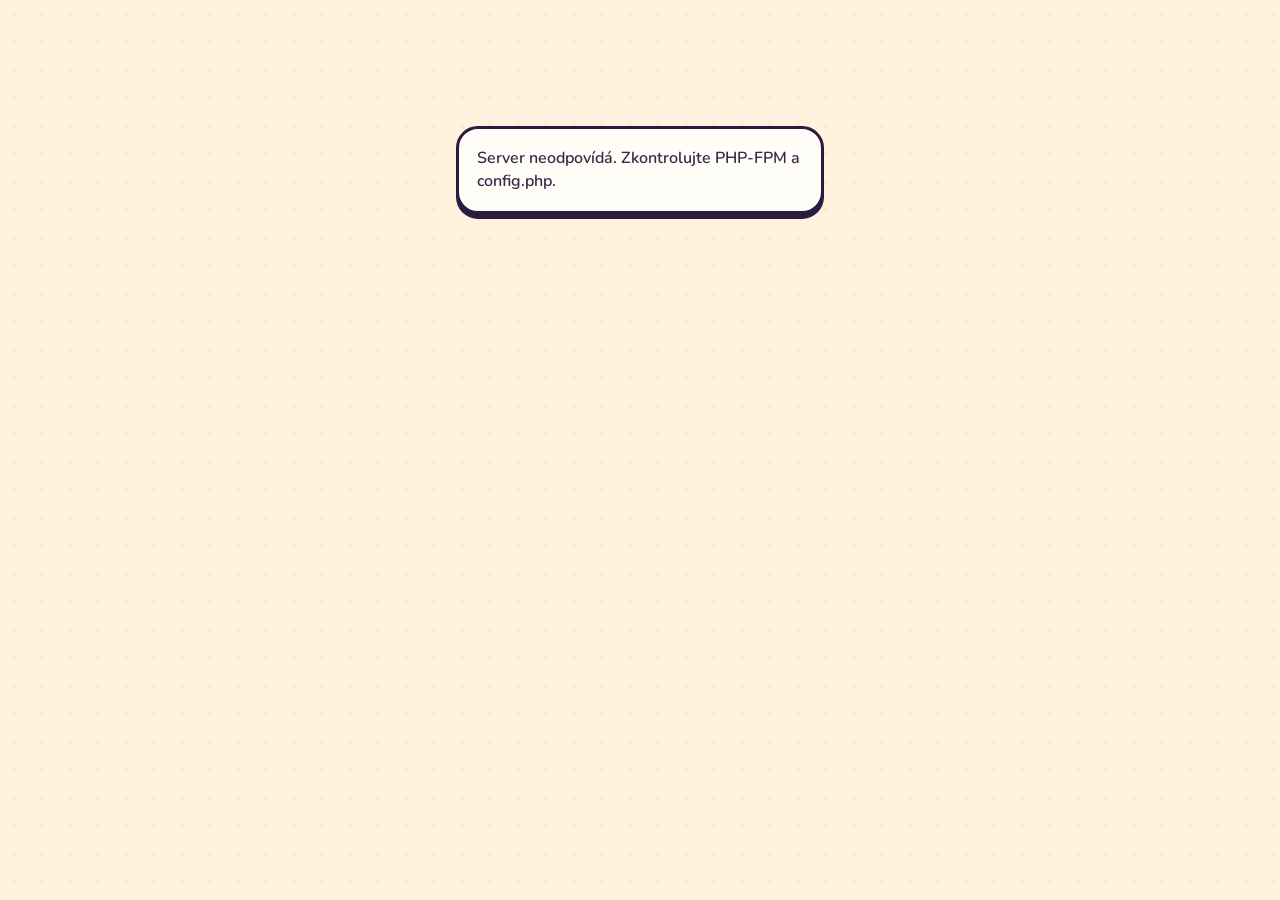
<file: public/admin/index.html>
<!doctype html>
<html lang="cs">
<head>
<meta charset="utf-8">
<meta name="viewport" content="width=device-width,initial-scale=1">
<title>Správa kvízu</title>
<link rel="icon" type="image/svg+xml" href="../assets/icon.svg">
<meta name="theme-color" content="#ff6b4a">
<link rel="stylesheet" href="../assets/admin.css">
</head>
<body>
<div id="app"></div>
<div id="toast" role="status"></div>
<script src="../assets/beeper.js"></script>
<script src="../assets/admin.js"></script>
</body>
</html>
</file>
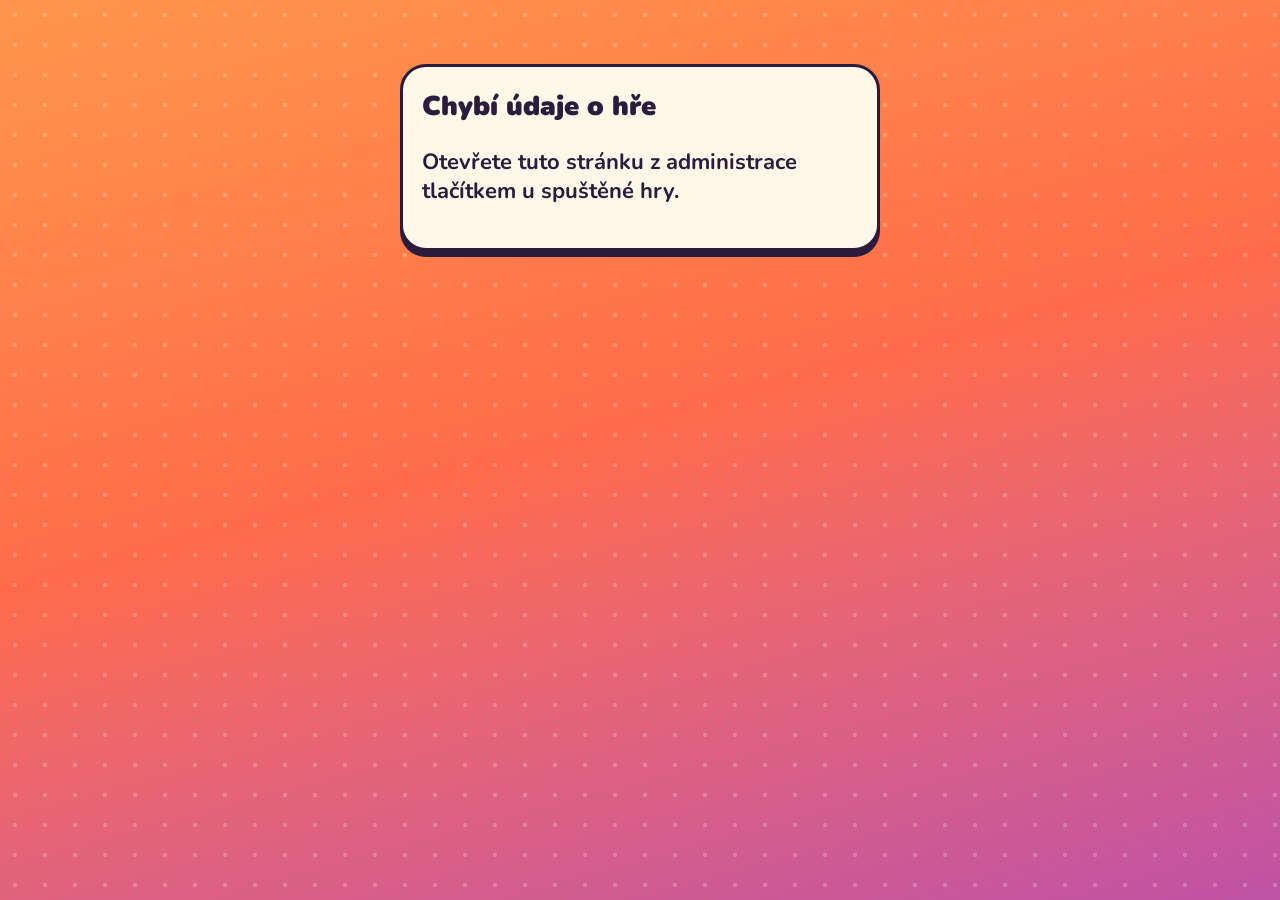
<file: public/host/index.html>
<!doctype html>
<html lang="cs">
<head>
<meta charset="utf-8">
<meta name="viewport" content="width=device-width,initial-scale=1">
<title>Kvíz – moderátor</title>
<link rel="icon" type="image/svg+xml" href="../assets/icon.svg">
<meta name="theme-color" content="#ff6b4a">
<link rel="stylesheet" href="../assets/game.css">
</head>
<body class="host">
<div id="app"></div>
<script src="../assets/vendor/qrcode.js"></script>
<script src="../assets/common.js"></script>
<script src="../assets/beeper.js"></script>
<script src="../assets/tts.js"></script>
<script src="../assets/host.js"></script>
</body>
</html>
</file>
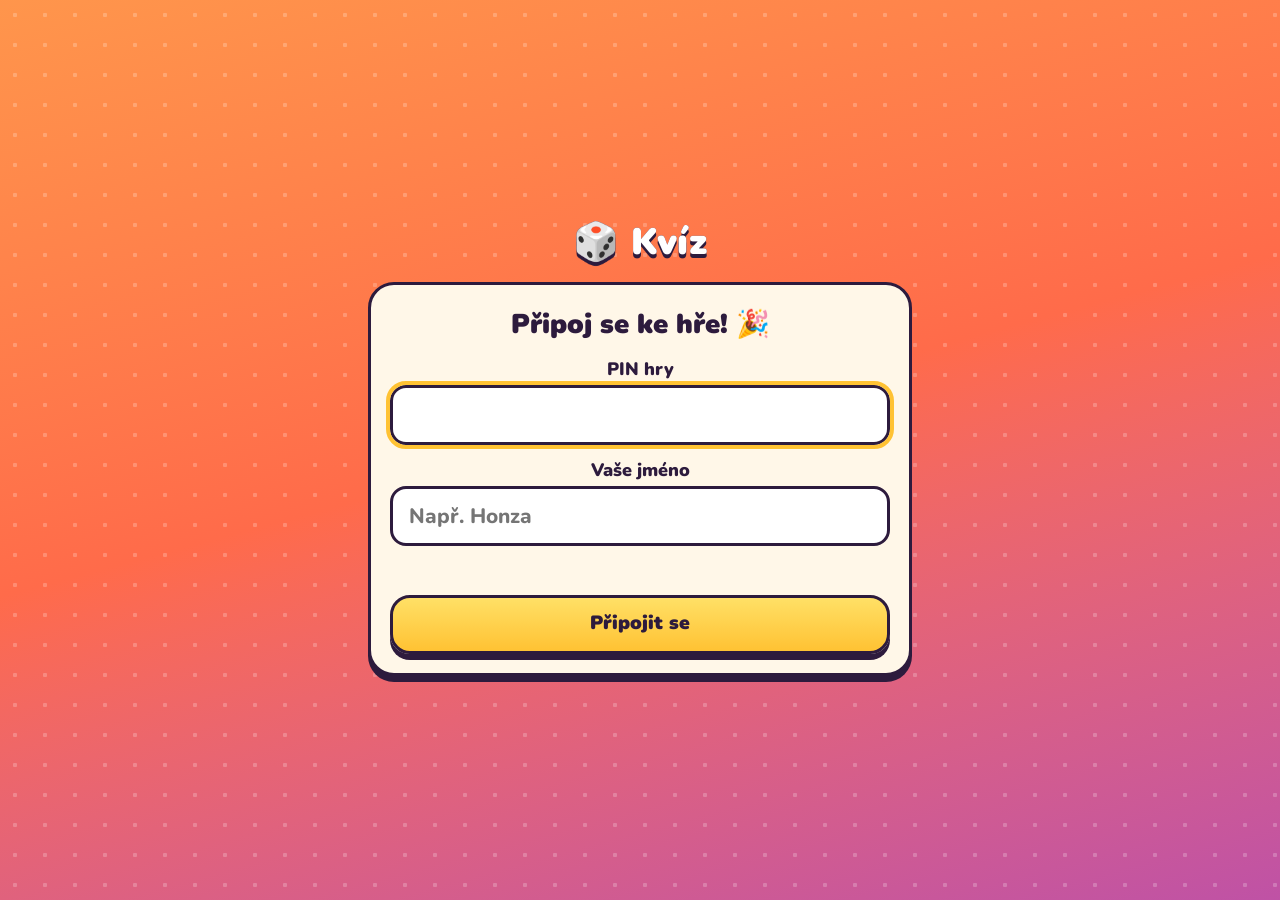
<file: public/play/index.html>
<!doctype html>
<html lang="cs">
<head>
<meta charset="utf-8">
<meta name="viewport" content="width=device-width,initial-scale=1,viewport-fit=cover">
<title>Kvíz</title>
<link rel="icon" type="image/svg+xml" href="../assets/icon.svg">
<meta name="theme-color" content="#ff6b4a">
<link rel="stylesheet" href="../assets/game.css">
</head>
<body>
<div id="app"></div>
<script src="../assets/common.js"></script>
<script src="../assets/play.js"></script>
</body>
</html>
</file>
<file: public/assets/admin.css>
@font-face{font-family:"Nunito";font-style:normal;font-weight:200 1000;font-display:swap;src:url(fonts/nunito-latin-ext-wght-normal.woff2) format("woff2");unicode-range:U+0100-02BA,U+02BD-02C5,U+02C7-02CC,U+02CE-02D7,U+02DD-02FF,U+0304,U+0308,U+0329,U+1D00-1DBF,U+1E00-1E9F,U+1EF2-1EFF,U+2020,U+20A0-20AB,U+20AD-20C0,U+2113,U+2C60-2C7F,U+A720-A7FF}
@font-face{font-family:"Nunito";font-style:normal;font-weight:200 1000;font-display:swap;src:url(fonts/nunito-latin-wght-normal.woff2) format("woff2");unicode-range:U+0000-00FF,U+0131,U+0152-0153,U+02BB-02BC,U+02C6,U+02DA,U+02DC,U+0304,U+0308,U+0329,U+2000-206F,U+20AC,U+2122,U+2191,U+2193,U+2212,U+2215,U+FEFF,U+FFFD}
:root{--primary:#ff6b4a;--accent:#ffc233;--ink:#2d1b3d;--bg:#fff3e0;--card:#fffdf8;--text:#3a2a47;--muted:#7d6b88;--line:#f0dcc0;--danger:#e0344f;--ok:#1fae62}
*{box-sizing:border-box}
body{margin:0;font:600 16px/1.45 "Nunito","Segoe UI",system-ui,sans-serif;background:radial-gradient(rgba(255,160,80,.16) 2px,transparent 2.5px) 0 0/28px 28px,var(--bg);color:var(--text)}
h1,h2,h3{margin:.2em 0 .5em;font-weight:900;color:var(--ink)}
header.top{background:linear-gradient(100deg,color-mix(in srgb,var(--primary) 55%,#ffc04d),var(--primary) 55%,color-mix(in srgb,var(--primary) 55%,#8b3df0));border-bottom:3px solid var(--ink);color:#fff;display:flex;align-items:center;gap:.5rem;padding:.6rem 1rem;flex-wrap:wrap}
header.top a{color:#fff;text-decoration:none;padding:.4rem .9rem;border-radius:999px;font-weight:800;text-shadow:0 2px 0 rgba(45,27,61,.3)}
header.top a.active,header.top a:hover{background:rgba(255,255,255,.25)}
header.top .brand{font-weight:1000;font-size:1.25rem;margin-right:1rem;text-shadow:0 3px 0 var(--ink)}
header.top .spacer{flex:1}
main{max-width:60rem;margin:1.2rem auto;padding:0 1rem 4rem}
.card{background:var(--card);border:3px solid var(--ink);border-radius:22px;padding:1.1rem;margin-bottom:1.1rem;box-shadow:0 5px 0 var(--ink)}
.row{display:flex;gap:.6rem;align-items:center;flex-wrap:wrap}
.row.between{justify-content:space-between}
.grow{flex:1;min-width:10rem}
.muted{color:var(--muted);font-size:.92rem;font-weight:600}
label.f{display:block;font-weight:800;margin:.7rem 0 .2rem}
input[type=text],input[type=password],input[type=number],select,textarea{width:100%;padding:.55rem .75rem;border:2.5px solid var(--ink);border-radius:14px;font:inherit;font-weight:700;background:#fff;color:inherit}
input:focus,select:focus,textarea:focus{outline:3px solid var(--accent)}
textarea{resize:vertical;min-height:4.5rem}
button,.btn{font:inherit;font-weight:800;border:2.5px solid var(--ink);background:#fff;color:var(--ink);border-radius:14px;padding:.45rem .9rem;cursor:pointer;text-decoration:none;display:inline-block;box-shadow:0 3px 0 var(--ink);transition:transform .08s,box-shadow .08s}
button:hover,.btn:hover{background:#fff4d6}
button:active,.btn:active{transform:translateY(3px);box-shadow:0 0 0 var(--ink)}
button.primary,.btn.primary{background:linear-gradient(180deg,#ffe066,var(--accent))}
button.primary:hover,.btn.primary:hover{background:linear-gradient(180deg,#ffe98a,#ffcb4d)}
button.danger{color:var(--danger)}
button.small,.btn.small{padding:.2rem .6rem;font-size:.9rem;border-radius:11px}
button:disabled{opacity:.5;cursor:default}
table{width:100%;border-collapse:collapse}
th,td{text-align:left;padding:.6rem .4rem;border-bottom:2px dashed var(--line);vertical-align:middle}
tr:last-child td{border-bottom:0}
.actions{display:flex;gap:.35rem;flex-wrap:wrap;justify-content:flex-end}
.tabs{display:flex;gap:.4rem;flex-wrap:wrap;margin-bottom:1rem}
.tabs button.active{background:var(--primary);color:#fff;text-shadow:0 2px 0 rgba(45,27,61,.35)}
.setting{display:grid;grid-template-columns:minmax(10rem,18rem) 1fr;gap:.4rem 1rem;padding:.75rem 0;border-bottom:2px dashed var(--line);align-items:center}
.setting .help{grid-column:1/-1;margin-top:-.2rem}
@media(max-width:640px){.setting{grid-template-columns:1fr}}
.slider{display:flex;gap:.8rem;align-items:center}
.slider input{flex:1;accent-color:var(--primary)}
.slider output{min-width:5.5rem;font-weight:900;color:var(--primary);text-align:right}
.switch{position:relative;display:inline-block;width:50px;height:28px}
.switch input{opacity:0;width:0;height:0}
.switch span{position:absolute;inset:0;background:#d9cbb8;border:2.5px solid var(--ink);border-radius:28px;transition:.15s;cursor:pointer}
.switch span:before{content:"";position:absolute;width:18px;height:18px;left:3px;top:2px;background:#fff;border:2px solid var(--ink);border-radius:50%;transition:.15s}
.switch input:checked+span{background:var(--ok)}
.switch input:checked+span:before{transform:translateX(21px)}
.note{background:#fff0c9;border:2.5px solid var(--ink);border-radius:16px;padding:.7rem .9rem;margin-bottom:.8rem;font-size:.92rem}
.qcard{border-left:10px solid var(--primary)}
.qcard .qhead{display:flex;gap:.4rem;align-items:center;margin-bottom:.4rem}
.qcard .qhead h3{flex:1;margin:0}
.opt{display:flex;gap:.5rem;align-items:center;margin:.4rem 0}
.opt .tile{width:2.1rem;height:2.1rem;border-radius:50%;color:#fff;border:2.5px solid var(--ink);display:flex;align-items:center;justify-content:center;font-size:1.1rem;flex:none}
.c0{background:#ff4d6d}.c1{background:#3d8bff}.c2{background:#ffb703}.c3{background:#23c26b}.c4{background:#9b5de5}.c5{background:#14c8c8}
.opt label.ok{display:flex;align-items:center;gap:.3rem;white-space:nowrap;font-size:.9rem}
.thumb{max-height:90px;max-width:160px;border-radius:12px;border:2.5px solid var(--ink)}
.login{max-width:23rem;margin:14vh auto}
#toast{position:fixed;left:50%;bottom:1.2rem;transform:translateX(-50%);background:var(--ink);color:#fff;padding:.65rem 1.1rem;border-radius:16px;opacity:0;pointer-events:none;transition:opacity .2s;max-width:90vw;z-index:9;font-weight:800}
#toast.show{opacity:1}#toast.err{background:var(--danger)}
.savebar{position:sticky;bottom:0;background:rgba(255,243,224,.96);padding:.7rem 0;border-top:3px solid var(--ink);display:flex;gap:.6rem;align-items:center}
details>summary{cursor:pointer;font-weight:900}
a{color:var(--primary)}
img{max-width:100%}
@media(max-width:700px){
  main{margin:.7rem auto;padding:0 .6rem 4rem}
  .card{padding:.8rem;border-radius:18px}
  header.top{gap:.2rem;padding:.5rem .6rem}
  header.top a{padding:.3rem .6rem;font-size:.95rem}
  header.top .brand{font-size:1.05rem;margin-right:.3rem;flex-basis:100%}
  header.top .spacer{display:none}
  h1{font-size:1.5rem}
  /* tabulky se na úzkém displeji skládají pod sebe */
  table,tbody,tr,td{display:block;width:100%}
  tr{padding:.5rem 0;border-bottom:2px dashed var(--line)}
  tr:last-child{border-bottom:0}
  td{border:0;padding:.15rem 0}
  .actions{justify-content:flex-start}
  .opt{flex-wrap:wrap}
  .opt input[type=text]{min-width:9rem}
  .qcard .qhead{flex-wrap:wrap}
  .savebar{flex-wrap:wrap}
  .tabs{gap:.3rem}
  .tabs button{padding:.35rem .7rem}
  .slider{gap:.5rem}
  .slider output{min-width:4rem}
  .row.between{gap:.4rem}
}
h3.group{margin:1.2rem 0 .2rem;padding-bottom:.3rem;border-bottom:3px solid var(--ink);font-size:1.1rem}
h3.group:first-child{margin-top:.2rem}

/* zabalovací přehled nastavení */
details.acc{border:2.5px solid var(--ink);border-radius:14px;margin:.6rem 0;background:#fff;overflow:hidden}
details.acc>summary{cursor:pointer;font-weight:900;padding:.55rem .9rem;background:#fff4d6;display:flex;justify-content:space-between;align-items:center}
details.acc[open]>summary{border-bottom:2.5px solid var(--ink)}
details.acc.sub{margin:.5rem .7rem;border-width:2px;border-radius:12px}
details.acc.sub>summary{background:#fffaf0;font-size:.98rem}
details.acc.sub[open]>summary{border-bottom-width:2px}
details.acc .count{font-size:.8rem;font-weight:700;opacity:.55;background:rgba(0,0,0,.06);border-radius:999px;padding:0 .55rem}
details.acc>.setting{margin:0 .9rem}
.accbar{gap:.5rem;margin:.2rem 0}
</file>
<file: public/assets/game.css>
/* Nunito (SIL OFL), uloženo lokálně – žádné CDN */
@font-face{font-family:"Nunito";font-style:normal;font-weight:200 1000;font-display:swap;src:url(fonts/nunito-latin-ext-wght-normal.woff2) format("woff2");unicode-range:U+0100-02BA,U+02BD-02C5,U+02C7-02CC,U+02CE-02D7,U+02DD-02FF,U+0304,U+0308,U+0329,U+1D00-1DBF,U+1E00-1E9F,U+1EF2-1EFF,U+2020,U+20A0-20AB,U+20AD-20C0,U+2113,U+2C60-2C7F,U+A720-A7FF}
@font-face{font-family:"Nunito";font-style:normal;font-weight:200 1000;font-display:swap;src:url(fonts/nunito-latin-wght-normal.woff2) format("woff2");unicode-range:U+0000-00FF,U+0131,U+0152-0153,U+02BB-02BC,U+02C6,U+02DA,U+02DC,U+0304,U+0308,U+0329,U+2000-206F,U+20AC,U+2122,U+2191,U+2193,U+2212,U+2215,U+FEFF,U+FFFD}

:root{
  --primary:#ff6b4a;--accent:#ffc233;
  --ink:#2d1b3d;--cream:#fff7e8;--cream2:#ffe9c7;
  --ok:#22b86a;--bad:#ef4565;--sky:#3d8bff;
  --bg-a:color-mix(in srgb,var(--primary) 50%,#ffc04d);
  --bg-b:var(--primary);
  --bg-c:color-mix(in srgb,var(--primary) 45%,#8b3df0);
  --shadow:0 6px 0 var(--ink);
}
*{box-sizing:border-box}
html,body{min-height:100%}
body{margin:0;font:700 18px/1.35 "Nunito","Arial Rounded MT Bold","Trebuchet MS","Segoe UI",system-ui,sans-serif;color:#fff;
  background:radial-gradient(rgba(255,255,255,.22) 2px,transparent 2.5px) 0 0/30px 30px,linear-gradient(165deg,var(--bg-a) 0%,var(--bg-b) 48%,var(--bg-c) 100%) fixed;
  -webkit-tap-highlight-color:transparent;text-shadow:0 2px 0 rgba(45,27,61,.28)}
button{font:inherit;cursor:pointer}
input{font:inherit}
#app{min-height:100vh;min-height:100dvh;display:flex;flex-direction:column}
html{-webkit-text-size-adjust:100%;text-size-adjust:100%}
button,.tile{touch-action:manipulation}
img{max-width:100%}

/* ---------- barvy odpovědí ---------- */
.c0{--tc:#ff4d6d;--tl:#ff8fa3;--td:#b5223f}
.c1{--tc:#3d8bff;--tl:#86b8ff;--td:#1b52b8}
.c2{--tc:#ffb703;--tl:#ffd96a;--td:#b27d00;--tx:var(--ink)}
.c3{--tc:#23c26b;--tl:#6fe0a0;--td:#13804a}
.c4{--tc:#9b5de5;--tl:#c4a0f5;--td:#6330a8}
.c5{--tc:#14c8c8;--tl:#6fe3e3;--td:#0b8585}

/* ---------- společné prvky ---------- */
.banner{background:var(--ink);color:#fff;text-align:center;padding:.5rem;font-weight:900}
.banner.conn{background:var(--bad)}
.pill{background:var(--cream);color:var(--ink);border:3px solid var(--ink);border-radius:999px;padding:.1rem .9rem;font-weight:900;text-shadow:none;box-shadow:0 3px 0 var(--ink);display:inline-flex;align-items:center;gap:.4rem}
.pill.gold{background:var(--accent)}
.card{background:var(--cream);color:var(--ink);border:3px solid var(--ink);border-radius:26px;padding:1.2rem;width:100%;box-shadow:var(--shadow);text-shadow:none}
.card h1{margin:.1em 0 .5em;font-size:1.7rem;font-weight:1000}
.card label{display:block;font-weight:900;margin:.8rem 0 .25rem}
.card input{width:100%;padding:.8rem 1rem;border:3px solid var(--ink);border-radius:16px;font-size:1.3rem;font-weight:800;background:#fff;color:var(--ink)}
.card input:focus{outline:4px solid var(--accent)}
.card .err{color:var(--bad);font-weight:900;min-height:1.4em;margin-top:.6rem}
.btn{background:linear-gradient(180deg,#ffe066,var(--accent));color:var(--ink);border:3px solid var(--ink);border-radius:20px;padding:.85rem 1.4rem;font-weight:1000;font-size:1.2rem;width:100%;margin-top:.9rem;box-shadow:0 6px 0 var(--ink);text-shadow:none;transition:transform .08s,box-shadow .08s}
.btn:active{transform:translateY(5px);box-shadow:0 1px 0 var(--ink)}
.btn:disabled{opacity:.55}
.btn.sec{background:var(--cream);}
.big{font-size:2rem;font-weight:1000;line-height:1.15}
.huge{font-size:3.4rem;font-weight:1000;line-height:1.1}
.logo-join{max-height:9rem;max-width:min(100%,22rem);height:auto;border-radius:20px;display:block}
.logo-sm{height:3.4rem;width:auto;border-radius:10px;flex:none}
.h-top .title{display:flex;align-items:center;gap:.6rem}
.title-bubble{font-size:2.3rem;font-weight:1000;text-align:center;-webkit-text-stroke:0;text-shadow:0 4px 0 var(--ink),0 0 0 var(--ink);letter-spacing:.01em}

/* avatar s iniciálami */
.av{display:inline-flex;align-items:center;justify-content:center;width:2.3rem;height:2.3rem;border-radius:50%;border:3px solid var(--ink);color:#fff;font-weight:1000;font-size:.95rem;text-shadow:0 2px 0 rgba(0,0,0,.3);flex:none;box-shadow:0 2px 0 var(--ink)}
.av.sm{width:1.8rem;height:1.8rem;font-size:.75rem}
.av.lg{width:4.2rem;height:4.2rem;font-size:1.6rem;border-width:4px}
.av.xl{width:6rem;height:6rem;font-size:2.2rem;border-width:5px}

/* odpočet s kruhem */
.timer,.bigtimer{--p:100;display:flex;align-items:center;justify-content:center;border-radius:50%;font-weight:1000;color:var(--ink);text-shadow:none;border:3px solid var(--ink);
  background:radial-gradient(var(--cream) 0 58%,transparent 59%),conic-gradient(var(--ok) calc(var(--p)*1%),rgba(45,27,61,.18) 0)}
.timer{width:4rem;height:4rem;font-size:1.6rem}
.timer.low,.bigtimer.low{background:radial-gradient(#ffe3e8 0 58%,transparent 59%),conic-gradient(var(--bad) calc(var(--p)*1%),rgba(45,27,61,.18) 0);animation:pulse .8s infinite;color:var(--bad)}
.timer.wait,.bigtimer.wait{background:radial-gradient(var(--cream) 0 58%,transparent 59%),conic-gradient(var(--accent) calc(var(--p)*1%),rgba(45,27,61,.18) 0)}   /* odpočet před hlasováním */
.bigtimer{width:6.5rem;height:6.5rem;font-size:3rem}
@keyframes pulse{50%{transform:scale(1.1)}}
@keyframes pop{0%{transform:scale(.85);opacity:0}70%{transform:scale(1.04)}100%{transform:scale(1);opacity:1}}
@keyframes fall{to{transform:translateY(110vh) rotate(720deg)}}

/* ---------- odpovědi ---------- */
/* Dlaždice zaplní zbývající výšku displeje (max. 13 rem), na malém displeji se zmenší (min. 3,6 rem);
   když se ani tak nevejdou, stránka se dá posouvat. */
.tiles{display:grid;gap:1rem;flex:1 1 auto;align-content:start;grid-auto-rows:minmax(3.6rem,13rem)}
.tiles.n2,.tiles.n1{grid-template-columns:1fr}
.tiles.n3,.tiles.n4,.tiles.n5,.tiles.n6{grid-template-columns:1fr 1fr}
.tile{position:relative;border:4px solid var(--ink);border-radius:28px;color:var(--tx,#fff);min-height:3.6rem;padding:.7rem .9rem;
  display:flex;align-items:center;justify-content:center;gap:.7rem;font-weight:1000;font-size:clamp(1rem,4.6vw,1.3rem);text-align:left;overflow-wrap:anywhere;
  background:radial-gradient(120% 90% at 30% 0%,var(--tl),transparent 60%),var(--tc);box-shadow:0 9px 0 var(--ink);
  transition:transform .08s,box-shadow .08s,opacity .2s;animation:pop .35s both;text-shadow:0 2px 0 rgba(0,0,0,.28)}
.c2.tile{text-shadow:none}
button.tile:active:not(:disabled){transform:translateY(7px);box-shadow:0 2px 0 var(--ink)}
.tile:nth-child(2){animation-delay:.05s}.tile:nth-child(3){animation-delay:.1s}.tile:nth-child(4){animation-delay:.15s}
.tile .shape{width:3.2rem;height:3.2rem;border-radius:50%;background:#fff;color:var(--tc);border:3px solid var(--ink);display:inline-flex;align-items:center;justify-content:center;font-size:1.7rem;line-height:1;flex:none;text-shadow:none}
.tile .tx{flex:1}
.tile .letter{font-size:1.2rem;font-weight:1000;background:rgba(45,27,61,.35);border-radius:10px;padding:.05rem .5rem;min-width:1.9rem;text-align:center}
.tile.sel{transform:scale(1.04);box-shadow:0 0 0 6px #fff,0 9px 0 6px var(--ink);z-index:1}
.tile.sel::before{content:"✔";position:absolute;top:-.8rem;right:-.5rem;width:2.1rem;height:2.1rem;border-radius:50%;background:var(--ok);color:#fff;border:3px solid var(--ink);display:flex;align-items:center;justify-content:center;font-size:1.1rem;text-shadow:none}
.tile:disabled:not(.sel){opacity:.6;filter:saturate(.7)}
.tile:disabled{cursor:default}
.tile.ok{box-shadow:0 0 0 6px var(--ok),0 9px 0 6px var(--ink)}
.tile.ok::after{content:"✔";position:absolute;top:-.8rem;right:-.5rem;width:2.1rem;height:2.1rem;border-radius:50%;background:var(--ok);color:#fff;border:3px solid var(--ink);display:flex;align-items:center;justify-content:center;font-size:1.1rem;text-shadow:none}
.tile.dim{opacity:.4;filter:grayscale(.5)}
/* Po odhalení: špatně vybraná odpověď má červený křížek místo fajfky a není zeslabená */
.tile.sel.bad::before{content:"✘";background:var(--bad)}
.tile.dim.sel.bad{opacity:.85;filter:none}
.tile .cnt{position:absolute;right:.7rem;bottom:.4rem;font-size:1rem;background:var(--cream);color:var(--ink);border:2px solid var(--ink);border-radius:999px;padding:0 .55rem;text-shadow:none}
.tile .who{display:block;font-size:.85rem;font-weight:700;opacity:.95;margin-top:.2rem;max-height:2.6em;overflow:hidden}

/* ---------- hráč ---------- */
.p-wrap{flex:1;display:flex;flex-direction:column;padding:1rem;padding-bottom:max(1.4rem,env(safe-area-inset-bottom));max-width:36rem;width:100%;margin:0 auto}
.p-top{display:flex;justify-content:space-between;align-items:center;gap:.5rem;margin-bottom:.9rem}
.p-center{flex:1;display:flex;flex-direction:column;justify-content:center;align-items:center;text-align:center;gap:.9rem}
.qbox{background:var(--cream);color:var(--ink);border:3px solid var(--ink);border-radius:26px;padding:1rem 1.1rem;box-shadow:var(--shadow);text-shadow:none;margin:.2rem 0 1rem;text-align:center}
.qtext{font-size:clamp(1.1rem,5vw,1.5rem);font-weight:1000;line-height:1.25;overflow-wrap:anywhere}
.qimg{max-width:100%;max-height:30vh;border-radius:18px;border:3px solid var(--ink);display:block;margin:.7rem auto 0}
.result{border:4px solid var(--ink);border-radius:28px;padding:1.1rem;text-align:center;font-weight:1000;font-size:2.1rem;box-shadow:var(--shadow);animation:pop .4s both}
.result.good{background:linear-gradient(180deg,#5be39a,var(--ok))}
.result.bad{background:linear-gradient(180deg,#ff8aa0,var(--bad))}
.result.neutral{background:linear-gradient(180deg,#8ec0ff,var(--sky))}
.lb{width:100%;list-style:none;margin:0;padding:0}
.lb li{display:flex;gap:.7rem;align-items:center;background:var(--cream);color:var(--ink);border:3px solid var(--ink);border-radius:20px;padding:.45rem .8rem;margin:.5rem 0;font-weight:900;text-shadow:none;box-shadow:0 4px 0 var(--ink);animation:pop .35s both}
.lb li.me{background:linear-gradient(180deg,#ffe066,var(--accent))}
.lb .rk{width:2rem;text-align:center;font-weight:1000;font-size:1.15rem}
.lb .nm{flex:1;overflow:hidden;text-overflow:ellipsis;white-space:nowrap}
.lb .gn{color:var(--ok);font-size:.95rem;font-weight:1000}
.expl{background:var(--cream);color:var(--ink);border:3px solid var(--ink);border-radius:20px;padding:.8rem;text-align:center;text-shadow:none}
.confetti{position:fixed;inset:0;pointer-events:none;overflow:hidden;z-index:5}
.confetti i{position:absolute;top:-5vh;left:var(--x);width:.7rem;height:1.1rem;background:var(--c);border-radius:3px;animation:fall var(--d) linear var(--w) infinite;opacity:.95}

/* ---------- moderátor / projektor ---------- */
body.host{font-size:22px}
.h-wrap{flex:1;display:flex;flex-direction:column;padding:1.2rem 2rem}
.h-top{display:flex;justify-content:space-between;align-items:center;margin-bottom:.9rem;gap:1rem}
.h-top .title{font-size:1.5rem;font-weight:1000;text-shadow:0 3px 0 var(--ink)}
.h-main{flex:1;display:flex;flex-direction:column;justify-content:center}
.h-lobby{display:grid;grid-template-columns:minmax(18rem,30rem) 1fr;gap:2rem;align-items:start}
@media(max-width:800px){.h-lobby{grid-template-columns:1fr}.h-wrap{padding:.8rem}}
.qrbox{background:var(--cream);border:4px solid var(--ink);border-radius:30px;padding:1.2rem;text-align:center;color:var(--ink);box-shadow:0 8px 0 var(--ink);text-shadow:none}
.qrbox svg{width:100%;max-width:min(100%,55vh);height:auto;display:block;margin:0 auto .4rem}
.pin{font-size:4rem;font-weight:1000;letter-spacing:.14em;line-height:1.1;color:var(--primary);-webkit-text-stroke:2px var(--ink);paint-order:stroke fill;text-shadow:0 4px 0 var(--ink)}
.joinurl{font-size:.9rem;opacity:.75;word-break:break-all}
.chips{display:flex;flex-wrap:wrap;gap:.6rem}
.chip{background:var(--cream);color:var(--ink);border:3px solid var(--ink);border-radius:999px;padding:.2rem .5rem .2rem .25rem;font-weight:900;display:flex;gap:.5rem;align-items:center;box-shadow:0 3px 0 var(--ink);text-shadow:none;animation:pop .3s both}
.chip button{background:var(--bad);color:#fff;border:2px solid var(--ink);border-radius:50%;width:1.5rem;height:1.5rem;line-height:1;font-size:.8rem}
.h-q{font-size:2.6rem;font-weight:1000;text-align:center;margin:.4rem auto 1.1rem;background:var(--cream);color:var(--ink);border:4px solid var(--ink);border-radius:30px;padding:.8rem 1.4rem;box-shadow:0 8px 0 var(--ink);text-shadow:none;max-width:70rem;line-height:1.2}
.h-tiles{display:grid;grid-template-columns:1fr 1fr;gap:1.1rem;max-width:70rem;margin:0 auto;width:100%}
.h-tiles .tile{min-height:7rem;font-size:1.8rem;overflow:hidden}
.h-tiles .tile .shape{width:4rem;height:4rem;font-size:2.1rem}
.h-tiles .bar{position:absolute;left:0;bottom:0;height:.6rem;background:rgba(255,255,255,.9)}
.h-tiles .tile .cnt{font-size:1.4rem}
.h-ctl{display:flex;gap:.8rem;justify-content:center;padding:.9rem;flex-wrap:wrap;background:rgba(45,27,61,.55);border-top:3px solid var(--ink)}
.h-ctl button{background:linear-gradient(180deg,#ffe066,var(--accent));color:var(--ink);border:3px solid var(--ink);border-radius:18px;padding:.7rem 1.5rem;font-weight:1000;font-size:1.1rem;box-shadow:0 5px 0 var(--ink);text-shadow:none;transition:transform .08s,box-shadow .08s}
.h-ctl button:active{transform:translateY(4px);box-shadow:0 1px 0 var(--ink)}
.h-ctl button.sec{background:var(--cream)}
.h-ctl button:disabled{opacity:.5}
.podium{display:flex;align-items:flex-end;justify-content:center;gap:1.2rem;margin:1rem 0;min-height:19rem}
.podium .col{text-align:center;width:min(14rem,30%);display:flex;flex-direction:column;align-items:center;animation:pop .5s both}
.podium .p1{animation-delay:.25s}.podium .p3{animation-delay:.1s}
.podium .nm{font-weight:1000;font-size:1.5rem;max-width:100%;overflow:hidden;text-overflow:ellipsis;white-space:nowrap;text-shadow:0 3px 0 var(--ink)}
.podium .sc{margin-bottom:.4rem;font-weight:900;text-shadow:0 2px 0 var(--ink)}
.podium .crown{font-size:2.2rem;line-height:1;margin-bottom:-.5rem;z-index:1;text-shadow:none}
.podium .blk{width:100%;border:4px solid var(--ink);border-bottom:0;border-radius:22px 22px 0 0;display:flex;align-items:flex-start;justify-content:center;font-size:3rem;font-weight:1000;padding-top:.3rem;color:var(--ink);text-shadow:none;margin-top:.5rem}
.podium .p1 .blk{height:11rem;background:linear-gradient(180deg,#ffe066,#ffb703)}
.podium .p2 .blk{height:8rem;background:linear-gradient(180deg,#f1f5f9,#b8c4d4)}
.podium .p3 .blk{height:5.5rem;background:linear-gradient(180deg,#ffc08a,#d98842)}
.h-rest{columns:2;column-gap:2rem;max-width:60rem;margin:0 auto;width:100%}
.h-rest li{break-inside:avoid}
.summary{max-width:60rem;margin:1rem auto;width:100%;background:rgba(45,27,61,.45);border-radius:22px;padding:.8rem 1rem;border:3px solid var(--ink)}
.summary summary{font-weight:1000;cursor:pointer}
.summary .qs{background:var(--cream);color:var(--ink);border-radius:14px;padding:.6rem .9rem;margin:.6rem 0;font-size:1rem;text-shadow:none}
.summary .qs .o{display:flex;gap:.5rem;opacity:.8}
.summary .qs .o.ok{font-weight:1000;opacity:1;color:var(--ok)}

/* hlasový režim: kompaktní ovládací panel pro mobil */
body.host.voice{font-size:17px}
.voice .h-wrap{padding:.6rem .8rem}
.voice .h-top .title{font-size:1rem}
.voice .h-q{font-size:1.3rem;margin:.4rem 0 .6rem;padding:.6rem .9rem;border-radius:22px}
.voice .h-tiles{grid-template-columns:1fr;gap:.6rem}
.voice .h-tiles .tile{min-height:3.4rem;font-size:1.1rem;padding:.3rem .7rem;box-shadow:0 5px 0 var(--ink);border-radius:20px}
.voice .h-tiles .tile .shape{width:2.2rem;height:2.2rem;font-size:1.2rem}
.voice .bigtimer{font-size:1.8rem;width:4rem;height:4rem}
.voice .pin{font-size:2.6rem}
.voice .podium{min-height:12rem}
.voice .h-ctl{position:sticky;bottom:0;gap:.5rem;padding:.6rem}
.voice .h-ctl button{flex:1 1 42%;padding:.9rem .5rem;font-size:1.05rem}

/* ---------- malé displeje a mobily ---------- */
@media (max-width:700px){
  .h-wrap{padding:.7rem .8rem}
  .h-top{flex-wrap:wrap}
  .h-top .title{font-size:1.1rem}
  .h-q{font-size:clamp(1.2rem,5.4vw,2rem);padding:.6rem .9rem;border-radius:22px;margin-bottom:.8rem}
  .h-tiles{grid-template-columns:1fr;gap:.7rem}
  .h-tiles .tile{min-height:3.6rem;font-size:clamp(1rem,4.6vw,1.4rem);padding:.4rem .7rem;border-radius:20px;box-shadow:0 6px 0 var(--ink)}
  .h-tiles .tile .shape{width:2.4rem;height:2.4rem;font-size:1.3rem}
  .bigtimer{width:4.2rem;height:4.2rem;font-size:1.9rem}
  .pin{font-size:clamp(2.2rem,12vw,3.2rem)}
  .podium{min-height:14rem;gap:.5rem}
  .podium .p1 .blk{height:7rem}.podium .p2 .blk{height:5rem}.podium .p3 .blk{height:3.4rem}
  .podium .nm{font-size:1.05rem}.podium .blk{font-size:2rem}
  .podium .av.lg{width:3rem;height:3rem;font-size:1.1rem}
  .h-rest{columns:1}
  .h-ctl{gap:.5rem;padding:.6rem}
  .h-ctl button{flex:1 1 40%;padding:.7rem .6rem;font-size:1rem}
  .chips{gap:.4rem}
  .h-lobby{gap:1rem}
  .qrbox{padding:.8rem;border-radius:24px}
}
/* odpovědi s textem se na úzkém displeji řadí pod sebe (dlouhý text se ve dvou sloupcích láme na mnoho řádků) */
@media (max-width:480px) and (orientation:portrait){
  .tiles.txt:not(.lay-grid){grid-template-columns:1fr;grid-auto-rows:minmax(3.4rem,auto)}
  .tiles.txt:not(.lay-grid) .tile{min-height:3.4rem}
  /* pět a šest odpovědí s textem: kompaktnější, ať se vejdou na displej */
  .tiles.txt.n5:not(.lay-grid),.tiles.txt.n6:not(.lay-grid){gap:.55rem}
  .tiles.txt.n5:not(.lay-grid) .tile,.tiles.txt.n6:not(.lay-grid) .tile{min-height:3rem;padding:.25rem .6rem;gap:.5rem;font-size:clamp(.9rem,4vw,1.1rem);box-shadow:0 5px 0 var(--ink);border-width:3px;border-radius:20px}
  .tiles.txt.n5:not(.lay-grid) .tile .shape,.tiles.txt.n6:not(.lay-grid) .tile .shape{width:2.1rem;height:2.1rem;font-size:1.1rem}
}
@media (max-width:380px){
  body{font-size:16px}
  .p-wrap{padding:.7rem}
  .tile{padding:.45rem .55rem;gap:.4rem;border-radius:22px}
  .tile .shape{width:2.5rem;height:2.5rem;font-size:1.35rem}
  .tile .letter{display:none}
  .btn{font-size:1.05rem}
  .big{font-size:1.6rem}.huge{font-size:2.6rem}
  .result{font-size:1.6rem;padding:.8rem}
}
@media (max-height:640px){
  .p-wrap{padding:.6rem}
  .p-top{margin-bottom:.5rem}
  .qbox{padding:.6rem .8rem;margin:0 0 .6rem;border-radius:20px;max-height:34vh;overflow:auto}
  .qimg{max-height:16vh}
  .tiles{gap:.6rem;grid-auto-rows:minmax(3.2rem,9rem)}
  .tile{box-shadow:0 5px 0 var(--ink);border-width:3px}
  .big{font-size:1.5rem}.huge{font-size:2.3rem}
  .result{font-size:1.5rem;padding:.7rem}
  .timer{width:3.2rem;height:3.2rem;font-size:1.3rem}
  .lb li{padding:.3rem .6rem;margin:.35rem 0}
  .p-center{gap:.5rem}
}
/* telefon na šířku: odpovědi vedle sebe */
@media (max-height:480px) and (orientation:landscape){
  .p-wrap,.p-wrap .tiles{max-width:none}
  .tiles.n3,.tiles.n4,.tiles.n5,.tiles.n6{grid-template-columns:repeat(auto-fit,minmax(9rem,1fr))}
  .h-tiles{grid-template-columns:1fr 1fr}
}

/* Rozložení odpovědních tlačítek podle nastavení (přebíjí automatiku) */
.tiles.lay-grid,.h-tiles.lay-grid{grid-template-columns:1fr 1fr!important}
.tiles.lay-list,.h-tiles.lay-list{grid-template-columns:1fr!important}
.tiles.lay-list{grid-auto-rows:minmax(3.6rem,6.5rem)}
.tiles.lay-list .tile{min-height:3.6rem}

/* Animace „vyskočení“ jen při změně obrazovky, ne při každé průběžné aktualizaci */
.still .tile,.still .chip,.still .lb li,.still .result,.still .podium .col{animation:none}

@media (prefers-reduced-motion:reduce){*{animation:none!important;transition:none!important}}

/* ---------------------------------------------------------------- pravidla hry (okno moderátora) */
.modal-bg{position:fixed;inset:0;background:rgba(20,10,30,.65);z-index:60;display:flex;align-items:center;justify-content:center;padding:.6rem}
.modal{background:var(--cream);color:var(--ink);text-shadow:none;border:3px solid var(--ink);border-radius:22px;box-shadow:0 8px 0 var(--ink);width:min(48rem,100%);max-height:94vh;display:flex;flex-direction:column;overflow:hidden}
.modal .body{overflow-y:auto;padding:1rem 1.2rem;flex:1}
.modal h2{margin:.1rem 0 .4rem;font-size:1.6rem}
.modal h3{margin:1rem 0 .3rem;padding-bottom:.2rem;border-bottom:2px solid var(--ink);font-size:1.05rem}
.modal .note{background:var(--cream2);border:2px solid var(--ink);border-radius:12px;padding:.4rem .7rem;margin:.3rem 0 .6rem;font-weight:700}
.modal .rule{display:grid;grid-template-columns:1fr minmax(8rem,14rem);gap:.3rem .9rem;align-items:center;padding:.45rem 0;border-bottom:1px dashed rgba(45,27,61,.25)}
.modal .rule .help{font-size:.82rem;opacity:.75;font-weight:600;margin-top:.1rem}
.modal .rule .rv{font-weight:900;text-align:right}
.modal .rule select{width:100%;font:inherit;padding:.25rem;border:2px solid var(--ink);border-radius:10px;background:#fff}
.modal .rule input[type=checkbox]{width:1.5rem;height:1.5rem;justify-self:end}
.modal .rng{display:flex;align-items:center;gap:.5rem}
.modal .rng input{flex:1;min-width:0}
.modal .rng output{min-width:3.2rem;text-align:right;font-weight:900}
.modal .foot{display:flex;gap:.7rem;justify-content:flex-end;padding:.7rem 1.2rem;border-top:3px solid var(--ink);background:var(--cream2)}
.modal .foot button{background:linear-gradient(180deg,#ffe066,var(--accent));color:var(--ink);border:3px solid var(--ink);border-radius:16px;padding:.5rem 1.2rem;font-weight:1000;font-size:1rem;box-shadow:0 4px 0 var(--ink);cursor:pointer}
.modal .foot button.sec{background:#fff}
@media (max-width:640px){.modal .rule{grid-template-columns:1fr}.modal .rule .rv{text-align:left}.modal .rule input[type=checkbox]{justify-self:start}}

/* zabalovací oddíly pravidel a odkaz na pravidla u hráče */
.modal details.rgroup{border:2px solid var(--ink);border-radius:12px;margin:.55rem 0;background:#fff;overflow:hidden}
.modal details.rgroup>summary{cursor:pointer;font-weight:1000;padding:.5rem .8rem;background:var(--cream2);display:flex;justify-content:space-between;align-items:center}
.modal details.rgroup[open]>summary{border-bottom:2px solid var(--ink)}
.modal details.rgroup .count{font-size:.8rem;opacity:.6;font-weight:800}
.modal details.rgroup .rule{margin:0 .8rem}
.modal details.rgroup .rule:last-child{border-bottom:0}
.rules-link{text-align:center;padding:.6rem 0 1.2rem}
.rules-link button{background:rgba(255,255,255,.22);color:#fff;border:2px solid rgba(255,255,255,.7);border-radius:999px;padding:.35rem 1rem;font-weight:800;font-size:.95rem;cursor:pointer}
</file>
